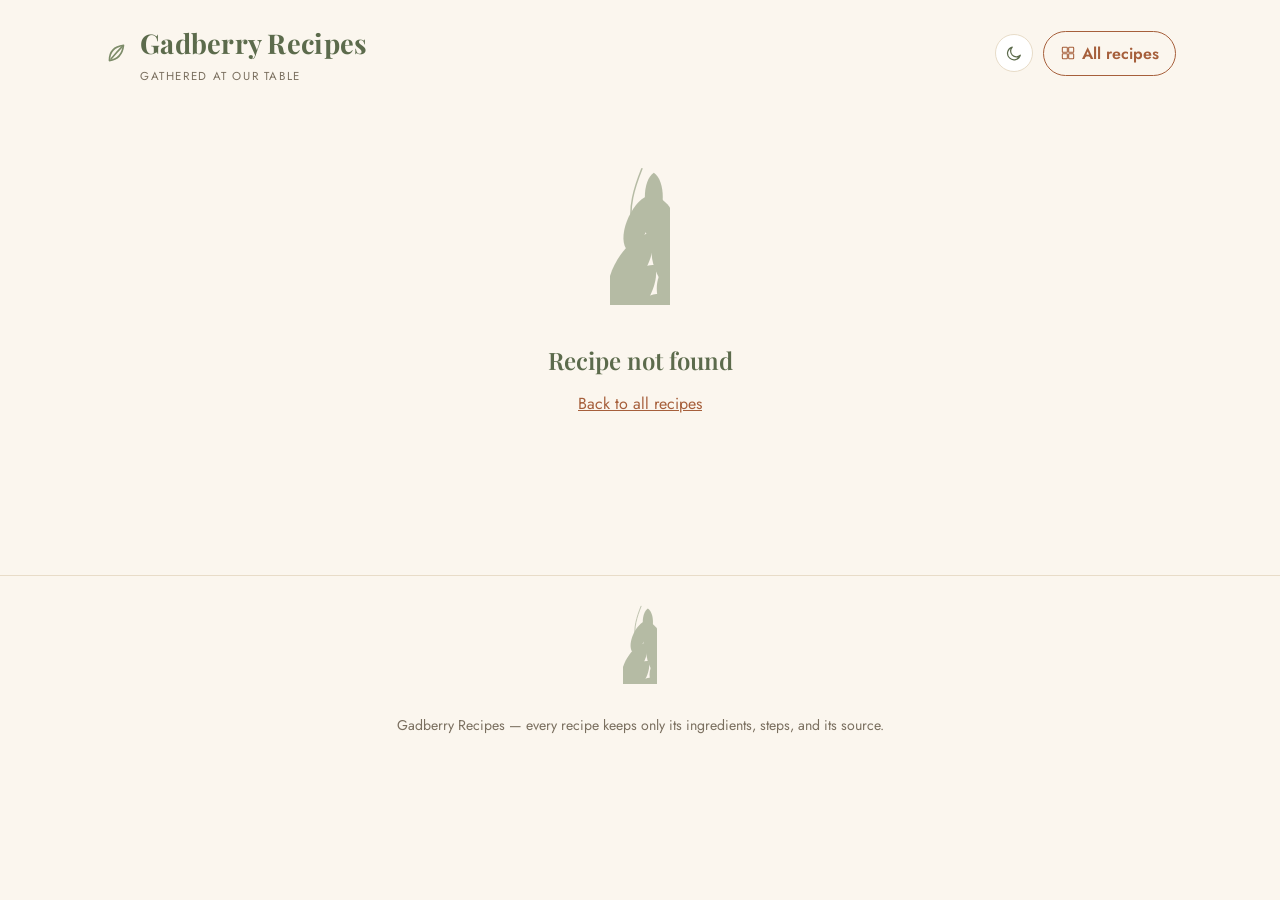
<file: recipe.html>
<!DOCTYPE html>
<html lang="en">
<head>
<meta charset="UTF-8">
<meta name="viewport" content="width=device-width, initial-scale=1.0">
<title>Recipe &mdash; Gadberry Recipes</title>

<!-- This page's content is filled in by JS per-recipe (see recipe.js), so a
     link-preview crawler -- which doesn't run JS -- only ever sees this
     generic title/image, not the specific recipe being shared. Making
     previews recipe-specific would need server-side rendering, out of
     scope for a static site. -->
<link rel="icon" type="image/png" sizes="32x32" href="assets/img/favicon-32.png">
<link rel="icon" type="image/png" sizes="16x16" href="assets/img/favicon-16.png">
<link rel="apple-touch-icon" href="assets/img/apple-touch-icon.png">

<meta property="og:type" content="website">
<meta property="og:site_name" content="Gadberry Recipes">
<meta property="og:title" content="Gadberry Recipes">
<meta property="og:description" content="A searchable family recipe box — every recipe keeps only its ingredients, steps, and its source.">
<meta property="og:image" content="https://deangadberry.com/recipes/assets/img/og-image.png">
<meta property="og:image:width" content="1200">
<meta property="og:image:height" content="630">
<meta name="twitter:card" content="summary_large_image">
<meta name="twitter:title" content="Gadberry Recipes">
<meta name="twitter:description" content="A searchable family recipe box — every recipe keeps only its ingredients, steps, and its source.">
<meta name="twitter:image" content="https://deangadberry.com/recipes/assets/img/og-image.png">

<link rel="preconnect" href="https://fonts.googleapis.com">
<link rel="preconnect" href="https://fonts.gstatic.com" crossorigin>
<link href="https://fonts.googleapis.com/css2?family=Playfair+Display:wght@600;700&family=Jost:wght@400;500;600&display=swap" rel="stylesheet">
<link rel="stylesheet" href="assets/css/style.css">
<script src="assets/js/prefs.js"></script>
</head>
<body>
<header class="site-header no-print">
  <div class="container header-row">
    <a class="brand" href="index.html">
      <svg class="deco" aria-hidden="true"><use href="#icon-leaf"></use></svg>
      <span>
        <span class="brand-text">Gadberry Recipes</span>
        <span class="tagline">Gathered at our table</span>
      </span>
    </a>
    <nav>
      <button type="button" id="theme-toggle" class="icon-btn" aria-label="Toggle dark mode">
        <svg class="icon" aria-hidden="true"><use href="#icon-moon"></use></svg>
      </button>
      <a href="index.html">
        <svg class="icon" aria-hidden="true"><use href="#icon-grid"></use></svg>
        All recipes
      </a>
    </nav>
  </div>
</header>

<main class="container">
  <div id="not-found" class="empty-state" hidden>
    <svg class="deco" aria-hidden="true"><use href="#deco-sprig"></use></svg>
    <h2>Recipe not found</h2>
    <p><a href="index.html">Back to all recipes</a></p>
  </div>

  <article id="recipe-main" class="recipe">
    <div id="recipe-image" class="recipe-image" hidden></div>

    <div class="recipe-title-row">
      <h1 id="recipe-title"></h1>
      <button type="button" id="favorite-btn" class="icon-btn no-print" aria-label="Toggle favorite" aria-pressed="false">
        <svg class="icon" aria-hidden="true"><use href="#icon-heart-outline"></use></svg>
      </button>
    </div>
    <div class="recipe-meta-row">
      <p id="recipe-meta" class="card-meta recipe-meta"></p>
    </div>
    <p id="view-count" class="view-count no-print"></p>

    <div class="action-row no-print">
      <button type="button" id="wake-lock-btn" class="action-chip" hidden>
        <svg class="icon" aria-hidden="true"><use href="#icon-coffee"></use></svg>
        Keep screen on
      </button>
      <button type="button" id="copy-link-btn" class="action-chip">
        <svg class="icon" aria-hidden="true"><use href="#icon-link"></use></svg>
        Copy link
      </button>
    </div>

    <div class="recipe-layout">
      <section class="ingredients-panel">
        <div class="panel-heading">
          <svg class="icon" aria-hidden="true"><use href="#icon-fork-knife"></use></svg>
          <h2>Ingredients</h2>
          <button type="button" id="copy-ingredients-btn" class="icon-btn no-print" aria-label="Copy ingredients" title="Copy ingredients">
            <svg class="icon" aria-hidden="true"><use href="#icon-clipboard"></use></svg>
          </button>
        </div>

        <div class="scale-controls no-print">
          <label for="servings-input">Servings</label>
          <input id="servings-input" type="number" min="1" step="1">
          <div id="scale-presets" class="chip-row"></div>
        </div>
        <p id="servings-label" class="servings-label"></p>

        <ul id="ingredient-list" class="ingredient-list"></ul>
      </section>

      <section class="instructions-panel">
        <div class="panel-heading">
          <svg class="icon" aria-hidden="true"><use href="#icon-list"></use></svg>
          <h2>Instructions</h2>
        </div>
        <ol id="instruction-list" class="instruction-list"></ol>
      </section>
    </div>

    <p id="recipe-source" class="recipe-source"></p>

    <button id="print-btn" type="button" class="no-print print-btn">
      <svg class="icon" aria-hidden="true"><use href="#icon-print"></use></svg>
      Print recipe
    </button>
  </article>

  <section id="related-recipes" class="related-recipes no-print" hidden>
    <svg class="divider" aria-hidden="true"><use href="#deco-divider"></use></svg>
    <h2>More from the box</h2>
    <div id="related-grid" class="recipe-grid"></div>
  </section>
</main>

<footer class="site-footer no-print">
  <div class="container">
    <svg class="deco" aria-hidden="true"><use href="#deco-sprig"></use></svg>
    <p>Gadberry Recipes &mdash; every recipe keeps only its ingredients, steps, and its source.</p>
  </div>
</footer>

<script src="assets/js/icons.js"></script>
<script src="assets/js/theme-toggle.js"></script>
<script src="assets/js/data.js"></script>
<script src="assets/js/scale.js"></script>
<script src="assets/js/views.js"></script>
<script src="assets/js/card.js"></script>
<script src="assets/js/recipe.js"></script>
</body>
</html>
</file>
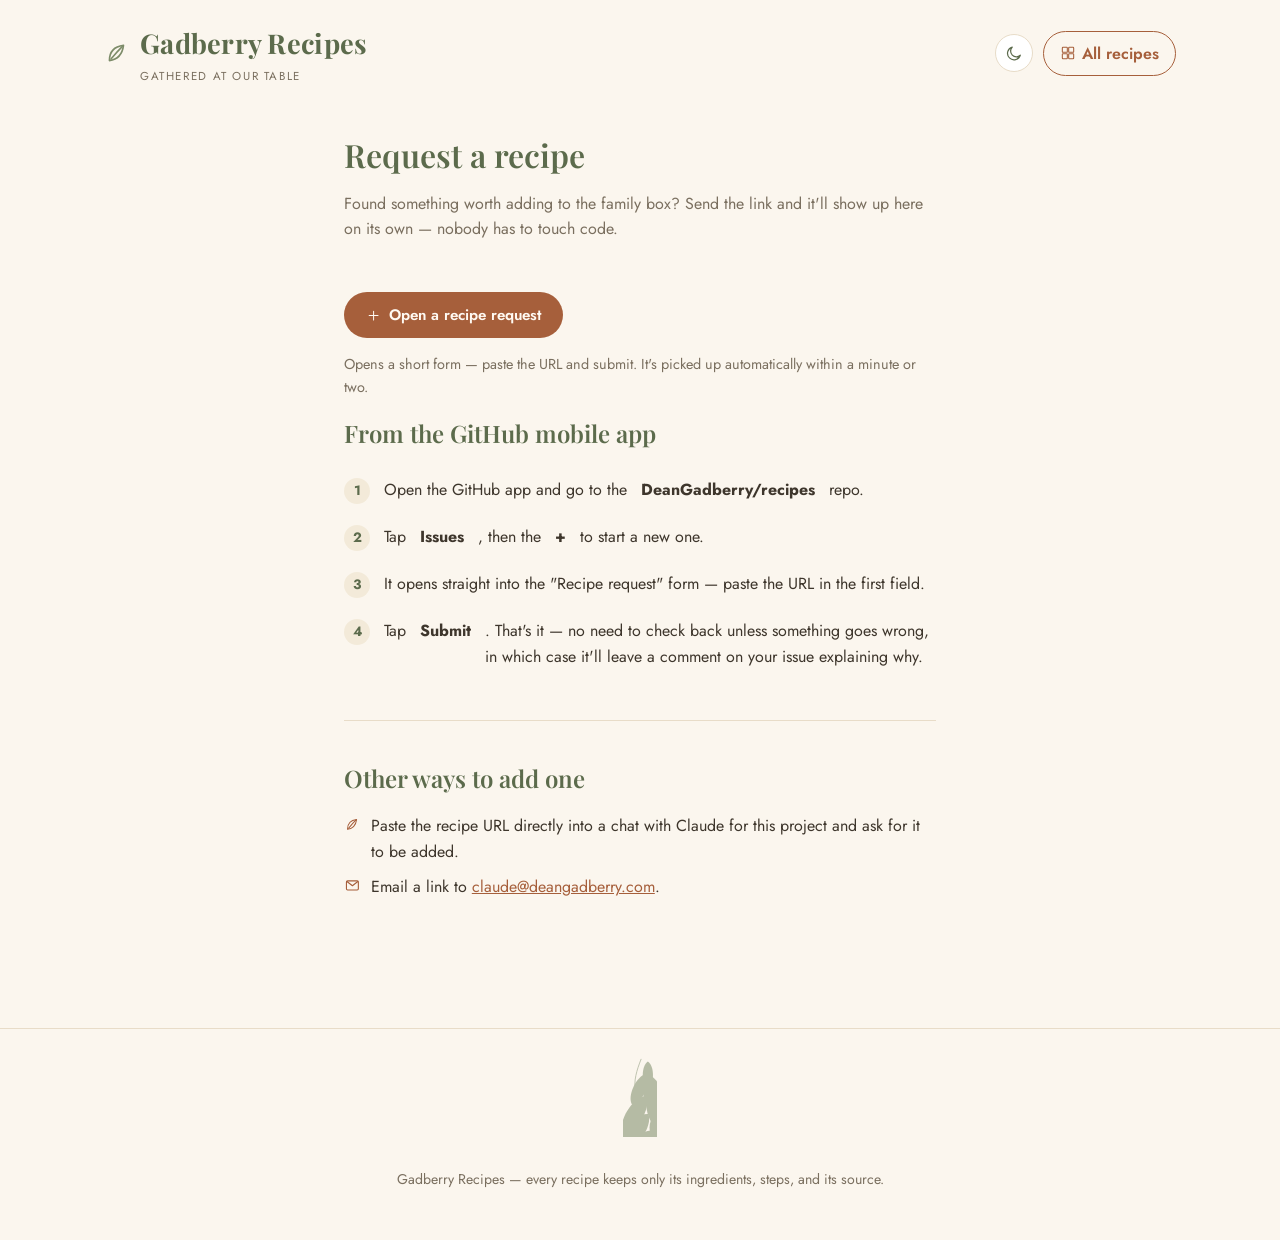
<file: request.html>
<!DOCTYPE html>
<html lang="en">
<head>
<meta charset="UTF-8">
<meta name="viewport" content="width=device-width, initial-scale=1.0">
<title>Request a Recipe &mdash; Gadberry Recipes</title>

<link rel="icon" type="image/png" sizes="32x32" href="assets/img/favicon-32.png">
<link rel="icon" type="image/png" sizes="16x16" href="assets/img/favicon-16.png">
<link rel="apple-touch-icon" href="assets/img/apple-touch-icon.png">

<meta property="og:type" content="website">
<meta property="og:site_name" content="Gadberry Recipes">
<meta property="og:title" content="Request a Recipe — Gadberry Recipes">
<meta property="og:description" content="Found something worth adding to the family box? Send the link.">
<meta property="og:image" content="https://deangadberry.com/recipes/assets/img/og-image.png">
<meta property="og:image:width" content="1200">
<meta property="og:image:height" content="630">
<meta property="og:url" content="https://deangadberry.com/recipes/request.html">
<meta name="twitter:card" content="summary_large_image">
<meta name="twitter:title" content="Request a Recipe — Gadberry Recipes">
<meta name="twitter:image" content="https://deangadberry.com/recipes/assets/img/og-image.png">

<link rel="preconnect" href="https://fonts.googleapis.com">
<link rel="preconnect" href="https://fonts.gstatic.com" crossorigin>
<link href="https://fonts.googleapis.com/css2?family=Playfair+Display:wght@600;700&family=Jost:wght@400;500;600&display=swap" rel="stylesheet">
<link rel="stylesheet" href="assets/css/style.css">
<script src="assets/js/prefs.js"></script>
</head>
<body>
<header class="site-header">
  <div class="container header-row">
    <a class="brand" href="index.html">
      <svg class="deco" aria-hidden="true"><use href="#icon-leaf"></use></svg>
      <span>
        <span class="brand-text">Gadberry Recipes</span>
        <span class="tagline">Gathered at our table</span>
      </span>
    </a>
    <nav>
      <button type="button" id="theme-toggle" class="icon-btn" aria-label="Toggle dark mode">
        <svg class="icon" aria-hidden="true"><use href="#icon-moon"></use></svg>
      </button>
      <a href="index.html">
        <svg class="icon" aria-hidden="true"><use href="#icon-grid"></use></svg>
        All recipes
      </a>
    </nav>
  </div>
</header>

<main class="container narrow request-page">
  <h1>Request a recipe</h1>
  <p class="lede">Found something worth adding to the family box? Send the link and it'll show up here on its own &mdash; nobody has to touch code.</p>

  <a class="button" id="github-request-link" href="#" target="_blank" rel="noopener">
    <svg class="icon" aria-hidden="true"><use href="#icon-plus"></use></svg>
    Open a recipe request
  </a>
  <p class="hint">Opens a short form &mdash; paste the URL and submit. It's picked up automatically within a minute or two.</p>

  <h2>From the GitHub mobile app</h2>
  <ol class="step-list">
    <li>Open the GitHub app and go to the <strong>DeanGadberry/recipes</strong> repo.</li>
    <li>Tap <strong>Issues</strong>, then the <strong>+</strong> to start a new one.</li>
    <li>It opens straight into the "Recipe request" form &mdash; paste the URL in the first field.</li>
    <li>Tap <strong>Submit</strong>. That's it &mdash; no need to check back unless something goes wrong, in which case it'll leave a comment on your issue explaining why.</li>
  </ol>

  <div class="other-ways">
    <h2>Other ways to add one</h2>
    <ul>
      <li>
        <svg class="icon" aria-hidden="true"><use href="#icon-leaf"></use></svg>
        <span>Paste the recipe URL directly into a chat with Claude for this project and ask for it to be added.</span>
      </li>
      <li>
        <svg class="icon" aria-hidden="true"><use href="#icon-mail"></use></svg>
        <span>Email a link to <a id="mailto-link" href="#"></a>.</span>
      </li>
    </ul>
  </div>
</main>

<footer class="site-footer">
  <div class="container">
    <svg class="deco" aria-hidden="true"><use href="#deco-sprig"></use></svg>
    <p>Gadberry Recipes &mdash; every recipe keeps only its ingredients, steps, and its source.</p>
  </div>
</footer>

<script src="assets/js/icons.js"></script>
<script src="assets/js/theme-toggle.js"></script>
<script>
  const REPO = 'DeanGadberry/recipes';
  const REQUEST_EMAIL = 'claude@deangadberry.com';
  document.getElementById('github-request-link').href =
    `https://github.com/${REPO}/issues/new?template=recipe-request.yml`;
  const mailto = document.getElementById('mailto-link');
  mailto.href = `mailto:${REQUEST_EMAIL}?subject=${encodeURIComponent('Recipe request')}&body=${encodeURIComponent('Recipe URL:\n')}`;
  mailto.textContent = REQUEST_EMAIL;
</script>
</body>
</html>
</file>
<file: assets/css/style.css>
/* ============================================================
   Gadberry Recipes — design tokens
   Modern farmhouse: cream, sage, and terracotta. No black backgrounds,
   in either theme — dark mode is a deep warm olive, never near-black.
   ============================================================ */
:root {
  --color-bg: #fbf6ee;
  --color-surface: #ffffff;
  --color-surface-alt: #f3ead9;
  --color-text: #3e362c;
  --color-text-muted: #7a6f5f;
  --color-border: #e8dcc8;

  --color-sage: #7d8c69;
  --color-sage-deep: #5c6b4c;
  --color-terracotta: #c17a52;
  --color-terracotta-deep: #a65f3b;
  --color-rose: #c98a82;

  --color-accent: var(--color-terracotta);
  --color-accent-contrast: #fffaf3;
  --color-chip-bg: var(--color-surface-alt);
  --color-chip-active-bg: var(--color-sage-deep);

  --shadow-card: 0 1px 2px rgba(62, 54, 44, 0.06), 0 8px 20px -12px rgba(62, 54, 44, 0.18);
  --shadow-card-hover: 0 4px 10px rgba(62, 54, 44, 0.08), 0 16px 30px -14px rgba(62, 54, 44, 0.24);

  --radius: 14px;
  --radius-sm: 8px;
  --max-width: 1120px;

  --font-body: 'Jost', -apple-system, BlinkMacSystemFont, "Segoe UI", Helvetica, Arial, sans-serif;
  --font-display: 'Playfair Display', Georgia, "Times New Roman", serif;
}

@media (prefers-color-scheme: dark) {
  :root:not([data-theme="light"]) {
    --color-bg: #2c2a20;
    --color-surface: #37352a;
    --color-surface-alt: #423f31;
    --color-text: #f2ead9;
    --color-text-muted: #c7bca6;
    --color-border: #4c4938;

    --color-sage: #9cb086;
    --color-sage-deep: #b8c9a4;
    --color-terracotta: #e0a679;
    --color-terracotta-deep: #eabb95;
    --color-rose: #dba69f;

    --color-accent: var(--color-terracotta);
    --color-accent-contrast: #2c2a20;
    --color-chip-active-bg: var(--color-sage);

    --shadow-card: 0 1px 2px rgba(0, 0, 0, 0.25), 0 8px 20px -12px rgba(0, 0, 0, 0.4);
    --shadow-card-hover: 0 4px 10px rgba(0, 0, 0, 0.3), 0 16px 30px -14px rgba(0, 0, 0, 0.5);
  }
}

:root[data-theme="dark"] {
  --color-bg: #2c2a20;
  --color-surface: #37352a;
  --color-surface-alt: #423f31;
  --color-text: #f2ead9;
  --color-text-muted: #c7bca6;
  --color-border: #4c4938;
  --color-sage: #9cb086;
  --color-sage-deep: #b8c9a4;
  --color-terracotta: #e0a679;
  --color-terracotta-deep: #eabb95;
  --color-rose: #dba69f;
  --color-accent: var(--color-terracotta);
  --color-accent-contrast: #2c2a20;
  --color-chip-active-bg: var(--color-sage);
}

* { box-sizing: border-box; }

body {
  margin: 0;
  background: var(--color-bg);
  color: var(--color-text);
  font-family: var(--font-body);
  font-size: 16px;
  line-height: 1.6;
  -webkit-font-smoothing: antialiased;
}

.container {
  max-width: var(--max-width);
  margin: 0 auto;
  padding: 0 24px;
}
.container.narrow { max-width: 640px; }

a { color: var(--color-terracotta-deep); }

h1, h2, h3 {
  font-family: var(--font-display);
  font-weight: 600;
  line-height: 1.2;
  color: var(--color-sage-deep);
}

.icon {
  width: 1em;
  height: 1em;
  fill: none;
  stroke: currentColor;
  vertical-align: -0.15em;
  flex-shrink: 0;
}
.icon[fill] { stroke: none; }

.deco {
  color: var(--color-sage);
  opacity: 0.55;
}

/* ---------- Header ---------- */
.site-header {
  padding: 22px 0;
}
.header-row {
  display: flex;
  justify-content: space-between;
  align-items: center;
  gap: 16px;
}
.brand {
  display: flex;
  align-items: center;
  gap: 10px;
  text-decoration: none;
  color: var(--color-sage-deep);
}
.brand .deco {
  width: 26px;
  height: 26px;
  color: var(--color-sage);
  opacity: 1;
}
.brand-text {
  font-family: var(--font-display);
  font-size: 1.7rem;
  font-weight: 700;
  letter-spacing: 0.01em;
}
.tagline {
  display: block;
  font-family: var(--font-body);
  font-size: 0.72rem;
  font-weight: 400;
  letter-spacing: 0.14em;
  text-transform: uppercase;
  color: var(--color-text-muted);
  margin-top: 1px;
}
.site-header nav a {
  text-decoration: none;
  font-weight: 600;
  color: var(--color-terracotta-deep);
  display: inline-flex;
  align-items: center;
  gap: 6px;
  padding: 9px 16px;
  border-radius: 999px;
  border: 1px solid var(--color-terracotta-deep);
  transition: background 0.15s ease, color 0.15s ease;
}
.site-header nav a:hover {
  background: var(--color-terracotta-deep);
  color: var(--color-accent-contrast);
}
.site-header nav {
  display: flex;
  align-items: center;
  gap: 10px;
}
.icon-btn {
  display: inline-flex;
  align-items: center;
  justify-content: center;
  width: 38px;
  height: 38px;
  border-radius: 50%;
  border: 1px solid var(--color-border);
  background: var(--color-surface);
  color: var(--color-sage-deep);
  cursor: pointer;
  transition: background 0.15s ease, border-color 0.15s ease;
}
.icon-btn:hover { border-color: var(--color-sage); }
.icon-btn .icon { font-size: 1.15rem; }
.icon-btn.active {
  background: var(--color-surface-alt);
  color: var(--color-terracotta-deep);
  border-color: var(--color-terracotta-deep);
}

.divider {
  display: block;
  width: 100%;
  max-width: 320px;
  height: 24px;
  margin: 0 auto 8px;
  color: var(--color-sage);
  opacity: 0.6;
}

.site-footer {
  margin-top: 64px;
  padding: 28px 0 36px;
  border-top: 1px solid var(--color-border);
  color: var(--color-text-muted);
  font-size: 0.88rem;
  text-align: center;
}
.site-footer .deco { width: 34px; height: 80px; margin-bottom: 10px; }

main.container { padding-top: 8px; padding-bottom: 48px; }

/* ---------- Toolbar ---------- */
.toolbar {
  display: flex;
  flex-wrap: wrap;
  gap: 12px;
  align-items: center;
  margin-bottom: 18px;
}
.search-field {
  flex: 1 1 260px;
  position: relative;
  display: flex;
  align-items: center;
}
.search-field .icon {
  position: absolute;
  left: 16px;
  font-size: 1.1rem;
  color: var(--color-text-muted);
  pointer-events: none;
}
#search-input {
  width: 100%;
  padding: 12px 16px 12px 42px;
  border: 1px solid var(--color-border);
  border-radius: 999px;
  background: var(--color-surface);
  color: var(--color-text);
  font-family: var(--font-body);
  font-size: 1rem;
}
#search-input:focus { outline: 2px solid var(--color-sage); outline-offset: 1px; }

.toolbar-controls { display: flex; gap: 10px; align-items: center; }
#sort-select {
  padding: 11px 14px;
  border-radius: 999px;
  border: 1px solid var(--color-border);
  background: var(--color-surface);
  color: var(--color-text);
  font-family: var(--font-body);
}
.view-toggle { display: flex; border: 1px solid var(--color-border); border-radius: 999px; overflow: hidden; }
.view-toggle button {
  border: none;
  background: var(--color-surface);
  color: var(--color-text-muted);
  padding: 10px 13px;
  cursor: pointer;
  display: flex;
}
.view-toggle button .icon { font-size: 1.1rem; }
.view-toggle button.active { background: var(--color-sage-deep); color: var(--color-accent-contrast); }

/* ---------- Categories ---------- */
.category-bar { display: flex; flex-wrap: wrap; gap: 8px; margin-bottom: 14px; }
.chip-row { display: flex; flex-wrap: wrap; gap: 8px; }
.chip {
  display: inline-flex;
  align-items: center;
  gap: 6px;
  border: 1px solid var(--color-border);
  background: var(--color-chip-bg);
  color: var(--color-text);
  padding: 7px 15px;
  border-radius: 999px;
  cursor: pointer;
  font-family: var(--font-body);
  font-size: 0.88rem;
  transition: background 0.15s ease, color 0.15s ease, border-color 0.15s ease;
}
.chip .icon { font-size: 1rem; }
.chip:hover { border-color: var(--color-sage); }
.chip.active {
  background: var(--color-chip-active-bg);
  border-color: var(--color-chip-active-bg);
  color: var(--color-accent-contrast);
}

.result-count { color: var(--color-text-muted); font-size: 0.88rem; margin: 0 0 18px; }

/* ---------- Recipe grid ---------- */
.recipe-grid {
  display: grid;
  grid-template-columns: repeat(auto-fill, minmax(240px, 1fr));
  gap: 24px;
}
.recipe-grid.list-mode { grid-template-columns: 1fr; }
.recipe-grid.list-mode .card { flex-direction: row; align-items: center; }
.recipe-grid.list-mode .card-thumb { width: 96px; height: 96px; flex-shrink: 0; border-radius: var(--radius-sm); }

.card {
  display: flex;
  flex-direction: column;
  background: var(--color-surface);
  border: 1px solid var(--color-border);
  border-radius: var(--radius);
  overflow: hidden;
  text-decoration: none;
  color: var(--color-text);
  box-shadow: var(--shadow-card);
  transition: transform 0.15s ease, box-shadow 0.15s ease;
}
.card:hover { transform: translateY(-3px); box-shadow: var(--shadow-card-hover); }

.card-thumb {
  position: relative;
  aspect-ratio: 4 / 3;
  background-size: cover;
  background-position: center;
  background-color: var(--color-surface-alt);
}
.card-fav {
  position: absolute;
  top: 8px;
  right: 8px;
  width: 32px;
  height: 32px;
  background: rgba(255, 250, 243, 0.9);
  border-color: transparent;
  box-shadow: 0 1px 4px rgba(0, 0, 0, 0.15);
}
.card-fav.active { color: var(--color-terracotta-deep); }
.recipe-grid.list-mode .card-fav { top: 6px; right: 6px; width: 28px; height: 28px; }
.card-thumb.no-image {
  display: flex;
  align-items: center;
  justify-content: center;
  color: var(--color-sage);
  opacity: 0.55;
}
.card-thumb.no-image .icon { width: 46px; height: 46px; }
.card-body { padding: 14px 16px 16px; }
.card-body h3 { margin: 0 0 6px; font-size: 1.1rem; }
.card-meta {
  margin: 0;
  color: var(--color-text-muted);
  font-size: 0.85rem;
  display: flex;
  flex-wrap: wrap;
  gap: 4px 12px;
}
.card-meta span { display: inline-flex; align-items: center; gap: 4px; }

.empty-state {
  text-align: center;
  padding: 50px 20px 30px;
  color: var(--color-text-muted);
}
.empty-state .deco { width: 60px; height: 140px; margin: 0 auto 14px; }
.empty-state h2 { margin-bottom: 8px; }

/* ---------- Recipe detail ---------- */
.recipe-image {
  aspect-ratio: 16 / 6;
  background-size: cover;
  background-position: center;
  border-radius: var(--radius);
  margin-bottom: 22px;
  box-shadow: var(--shadow-card);
}
.recipe-title-row {
  display: flex;
  align-items: flex-start;
  justify-content: space-between;
  gap: 14px;
}
.recipe h1 { margin: 0 0 4px; font-size: 2.1rem; }
.recipe-title-row .icon-btn { flex-shrink: 0; margin-top: 4px; }
.recipe-title-row .icon-btn.active { color: var(--color-terracotta-deep); }
.recipe-meta-row {
  display: flex;
  align-items: center;
  gap: 14px;
  flex-wrap: wrap;
  margin: 4px 0 0;
}
.action-row {
  display: flex;
  flex-wrap: wrap;
  gap: 10px;
  margin: 16px 0 0;
}
.action-chip {
  display: inline-flex;
  align-items: center;
  gap: 7px;
  padding: 8px 15px;
  border-radius: 999px;
  border: 1px solid var(--color-border);
  background: var(--color-surface);
  color: var(--color-text);
  font-family: var(--font-body);
  font-size: 0.85rem;
  cursor: pointer;
  transition: border-color 0.15s ease, color 0.15s ease;
}
.action-chip:hover { border-color: var(--color-sage); }
.action-chip.active {
  background: var(--color-surface-alt);
  color: var(--color-terracotta-deep);
  border-color: var(--color-terracotta-deep);
}
.card-meta.recipe-meta { font-size: 0.95rem; }
.category-badge {
  display: inline-flex;
  align-items: center;
  gap: 6px;
  background: var(--color-surface-alt);
  color: var(--color-sage-deep);
  padding: 5px 13px;
  border-radius: 999px;
  font-size: 0.85rem;
  font-weight: 600;
}
.view-count { color: var(--color-text-muted); font-size: 0.85rem; margin: 10px 0 4px; display: flex; align-items: center; gap: 5px; }

.tag-list { display: flex; flex-wrap: wrap; gap: 8px; margin: 10px 0 0; }
.tag {
  background: var(--color-surface-alt);
  padding: 4px 12px;
  border-radius: 999px;
  font-size: 0.8rem;
  color: var(--color-text-muted);
}

.recipe-layout {
  display: grid;
  grid-template-columns: 320px 1fr;
  gap: 48px;
  margin-top: 28px;
}
@media (max-width: 720px) {
  .recipe-layout { grid-template-columns: 1fr; gap: 32px; }
}

.panel-heading {
  display: flex;
  align-items: center;
  gap: 9px;
  margin-bottom: 4px;
}
.panel-heading .icon { font-size: 1.3rem; color: var(--color-terracotta-deep); }
.panel-heading h2 { margin: 0; font-size: 1.35rem; flex: 1; }
.panel-heading .icon-btn { width: 32px; height: 32px; flex-shrink: 0; }
.panel-heading .icon-btn .icon { font-size: 1rem; color: inherit; }

.ingredients-panel {
  background: var(--color-surface);
  border: 1px solid var(--color-border);
  border-radius: var(--radius);
  padding: 22px 22px 26px;
  align-self: start;
  box-shadow: var(--shadow-card);
}

.scale-controls {
  display: flex;
  flex-wrap: wrap;
  align-items: center;
  gap: 10px;
  margin: 14px 0 4px;
}
.scale-controls label { font-weight: 600; font-size: 0.9rem; }
#servings-input {
  width: 64px;
  padding: 7px 8px;
  border: 1px solid var(--color-border);
  border-radius: var(--radius-sm);
  background: var(--color-bg);
  color: var(--color-text);
  font-family: var(--font-body);
}
.servings-label { color: var(--color-text-muted); font-size: 0.88rem; margin: 2px 0 14px; }

.ingredient-list { list-style: none; padding: 0; margin: 0; }
.ingredient-list li {
  padding: 9px 2px;
  border-bottom: 1px dashed var(--color-border);
  display: flex;
  gap: 10px;
  align-items: flex-start;
  cursor: pointer;
  border-radius: var(--radius-sm);
  transition: background 0.12s ease;
}
.ingredient-list li:hover { background: var(--color-surface-alt); }
.ingredient-list li:last-child { border-bottom: none; }
.ingredient-list li::before {
  content: '';
  width: 7px;
  height: 7px;
  margin-top: 8px;
  border-radius: 50%;
  background: var(--color-sage);
  flex-shrink: 0;
  transition: background 0.15s ease;
}
.ingredient-list li.checked {
  color: var(--color-text-muted);
  text-decoration: line-through;
  text-decoration-color: var(--color-sage);
}
.ingredient-list li.checked::before { background: var(--color-terracotta-deep); }

.instruction-list { list-style: none; padding: 0; margin: 0; counter-reset: step; }
.instruction-list li {
  counter-increment: step;
  display: flex;
  gap: 16px;
  margin-bottom: 20px;
  line-height: 1.65;
  cursor: pointer;
  padding: 4px;
  margin-left: -4px;
  border-radius: var(--radius-sm);
  transition: background 0.12s ease;
}
.instruction-list li:hover { background: var(--color-surface-alt); }
.instruction-list li::before {
  content: counter(step);
  flex-shrink: 0;
  width: 30px;
  height: 30px;
  border-radius: 50%;
  background: var(--color-surface-alt);
  color: var(--color-sage-deep);
  font-family: var(--font-display);
  font-weight: 700;
  display: flex;
  align-items: center;
  justify-content: center;
  font-size: 0.95rem;
  transition: background 0.15s ease, color 0.15s ease;
}
.instruction-list li.checked { color: var(--color-text-muted); }
.instruction-list li.checked::before {
  content: '\2713';
  background: var(--color-sage);
  color: var(--color-accent-contrast);
}

.related-recipes { margin-top: 56px; }
.related-recipes h2 { text-align: center; margin: 0 0 20px; }
.related-recipes .divider { margin-bottom: 20px; }

.recipe-source {
  margin-top: 40px;
  padding-top: 18px;
  border-top: 1px solid var(--color-border);
  color: var(--color-text-muted);
  font-size: 0.9rem;
  display: flex;
  align-items: center;
  gap: 6px;
}

.print-btn, .button {
  display: inline-flex;
  align-items: center;
  gap: 8px;
  background: var(--color-terracotta-deep);
  color: var(--color-accent-contrast);
  border: none;
  padding: 11px 22px;
  border-radius: 999px;
  cursor: pointer;
  font-family: var(--font-body);
  font-size: 0.95rem;
  font-weight: 600;
  text-decoration: none;
  margin-top: 28px;
  transition: filter 0.15s ease;
}
.print-btn:hover, .button:hover { filter: brightness(1.08); }

.hint { color: var(--color-text-muted); font-size: 0.9rem; }

/* ---------- Request page ---------- */
.request-page h1 { margin-bottom: 6px; }
.request-page .lede { color: var(--color-text-muted); margin-bottom: 22px; }
.step-list { list-style: none; padding: 0; margin: 0; counter-reset: rstep; }
.step-list li {
  counter-increment: rstep;
  display: flex;
  gap: 14px;
  padding: 10px 0;
  align-items: flex-start;
}
.step-list li::before {
  content: counter(rstep);
  flex-shrink: 0;
  width: 26px;
  height: 26px;
  border-radius: 50%;
  background: var(--color-surface-alt);
  color: var(--color-sage-deep);
  font-weight: 700;
  font-size: 0.85rem;
  display: flex;
  align-items: center;
  justify-content: center;
  margin-top: 1px;
}
.other-ways {
  margin-top: 40px;
  padding-top: 24px;
  border-top: 1px solid var(--color-border);
}
.other-ways ul { padding-left: 0; list-style: none; }
.other-ways li { display: flex; gap: 10px; align-items: flex-start; margin-bottom: 10px; }
.other-ways .icon { color: var(--color-terracotta-deep); margin-top: 3px; font-size: 1.05rem; }

@media print {
  .no-print { display: none !important; }
  body { background: white; }
  .recipe-layout { grid-template-columns: 1fr 1fr; gap: 28px; }
  .card, .ingredients-panel { box-shadow: none; }
}
</file>
